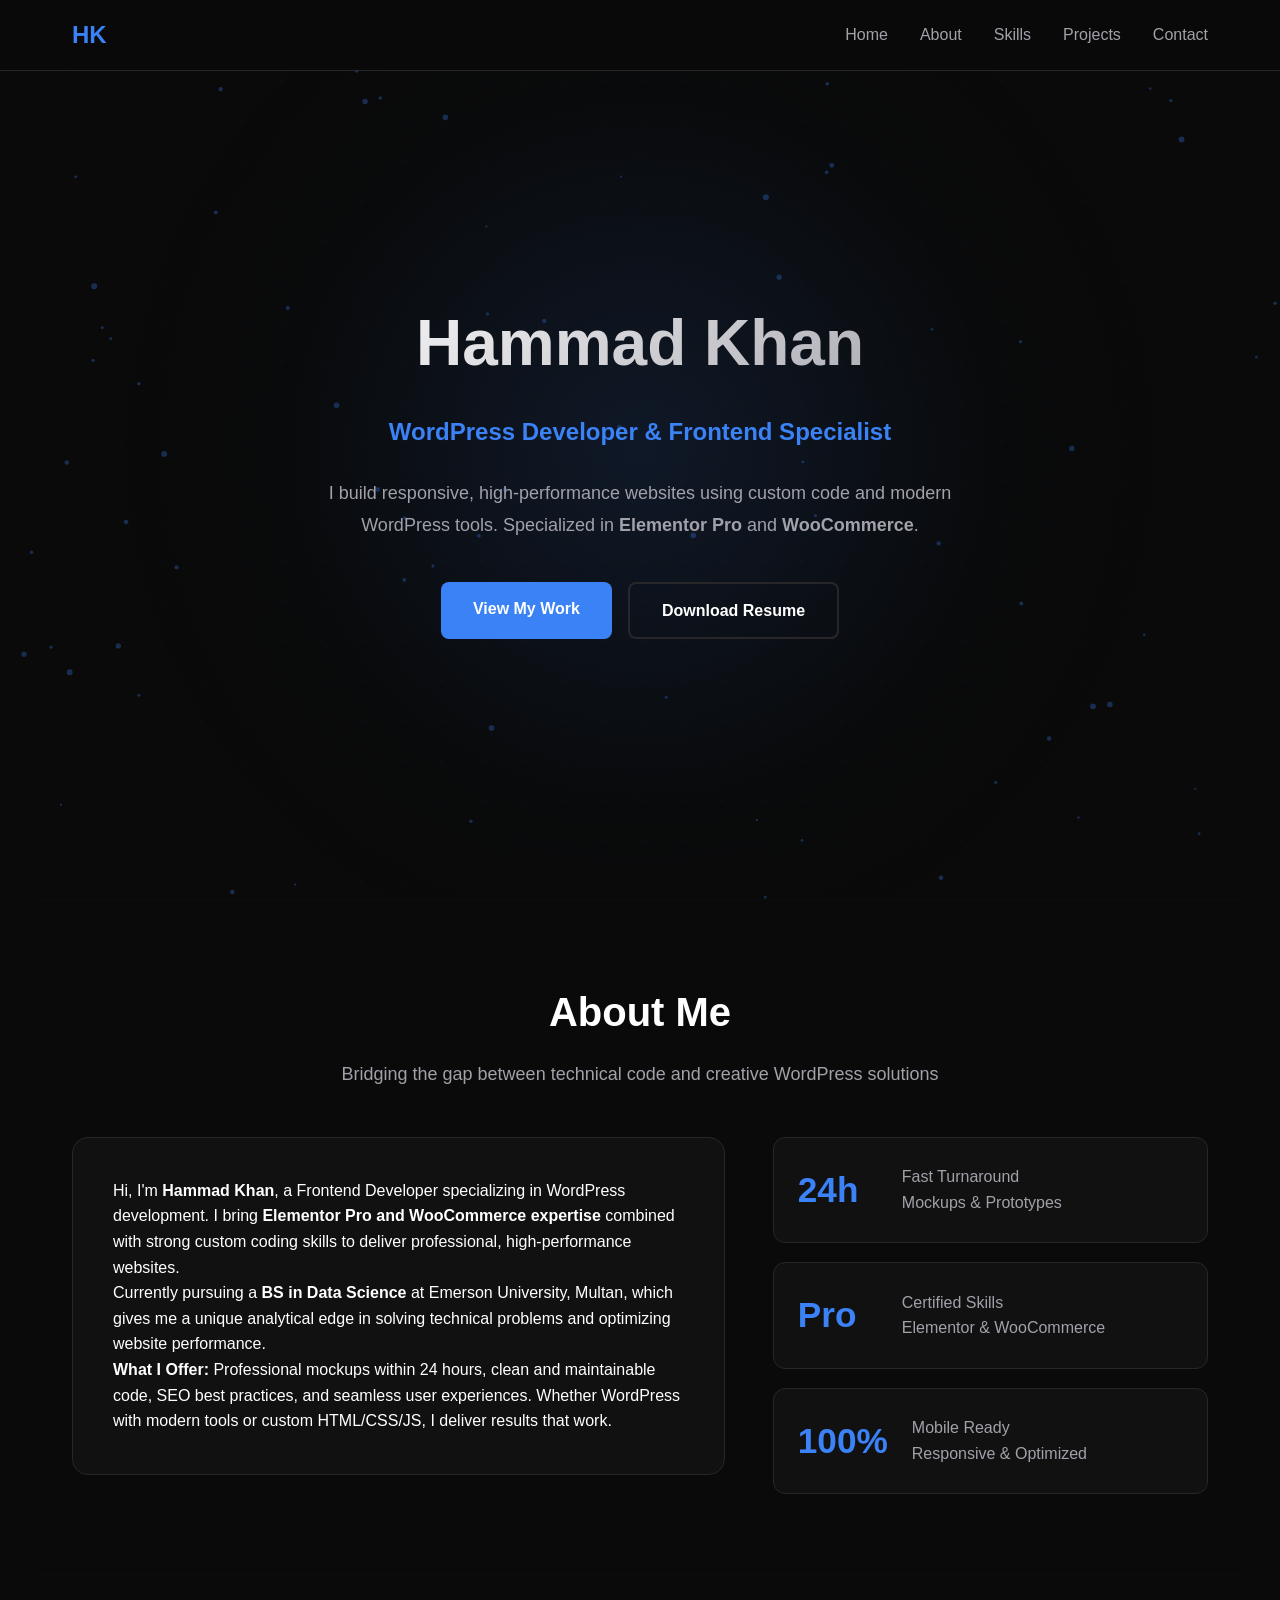
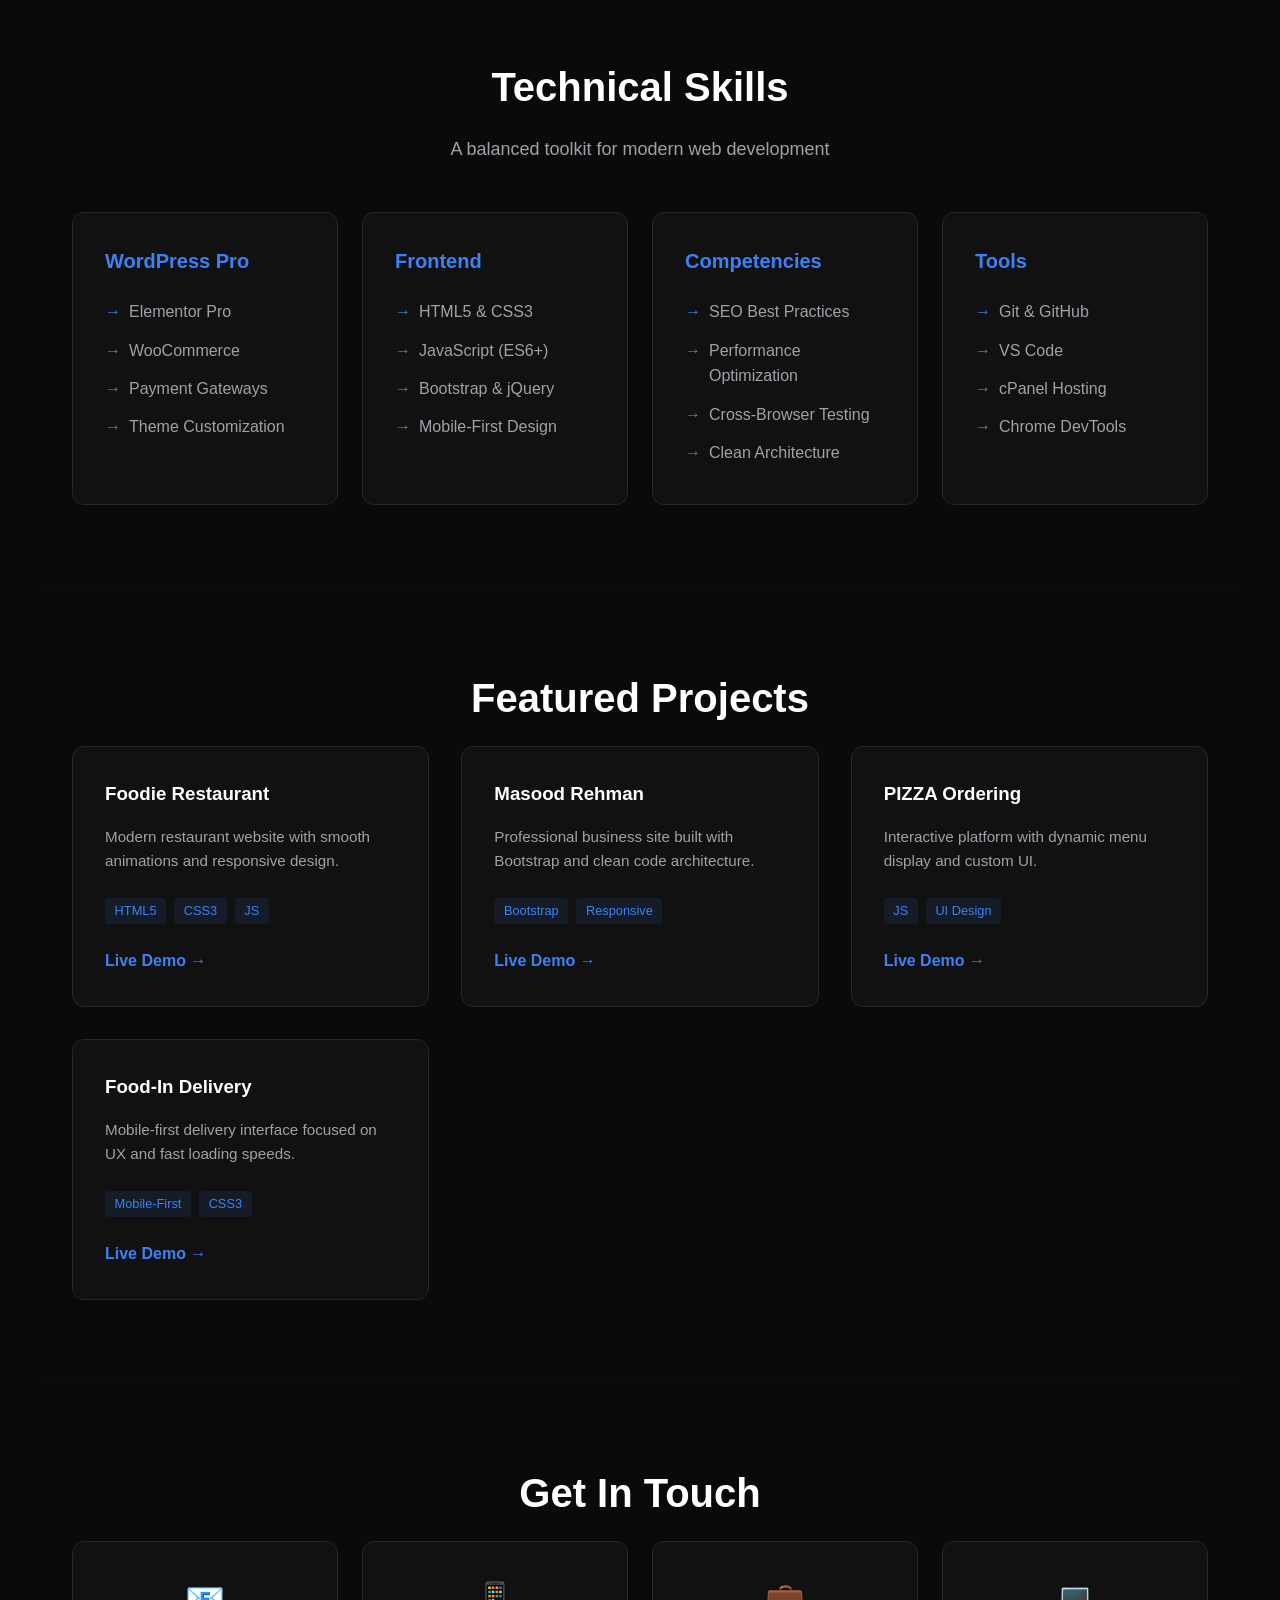
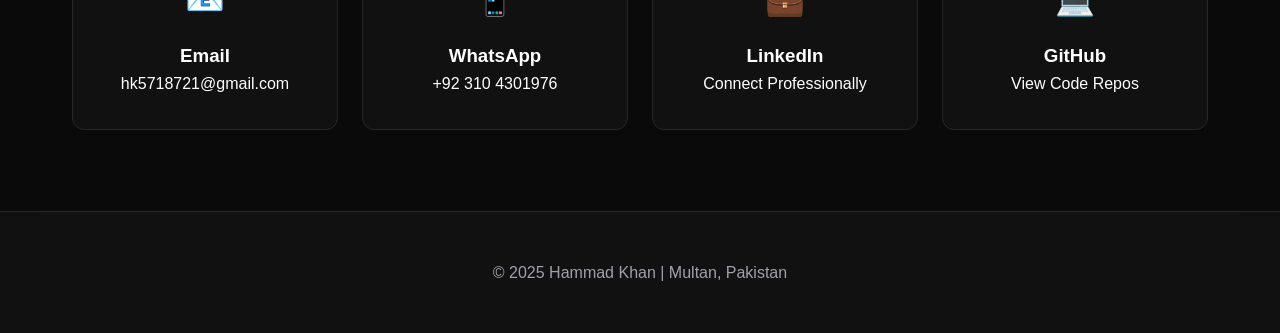
<file: index.html>
<!DOCTYPE html>
<html lang="en">
<head>
    <meta charset="UTF-8">
    <meta name="viewport" content="width=device-width, initial-scale=1.0">
    <title>Hammad Khan | WordPress Developer & Frontend Specialist</title>
    <link rel="stylesheet" href="style.css">
</head>
<body>
    <canvas id="particles-canvas"></canvas>

    <nav>
        <div class="container">
            <div class="logo">HK</div>
            <ul id="navMenu">
                <li><a href="#home">Home</a></li>
                <li><a href="#about">About</a></li>
                <li><a href="#skills">Skills</a></li>
                <li><a href="#projects">Projects</a></li>
                <li><a href="#contact">Contact</a></li>
            </ul>
            <div class="mobile-menu" onclick="toggleMenu()">☰</div>
        </div>
    </nav>

    <section class="hero" id="home">
        <div class="hero-content">
            <h1>Hammad Khan</h1>
            <p class="title">WordPress Developer & Frontend Specialist</p>
            <p>
                I build responsive, high-performance websites using custom code and modern WordPress tools. 
                Specialized in <strong>Elementor Pro</strong> and <strong>WooCommerce</strong>.
            </p>
            <div class="cta-buttons">
                <a href="#projects" class="btn btn-primary">View My Work</a>
                <a href="RESUME (2).pdf" download class="btn btn-secondary">Download Resume</a>
            </div>
        </div>
    </section>

    <section id="about">
        <h2 class="section-title">About Me</h2>
        <p class="section-subtitle">Bridging the gap between technical code and creative WordPress solutions</p>
        
        <div class="about-content fade-in">
            <div class="about-text">
         <p>
            Hi, I'm <strong>Hammad Khan</strong>, a Frontend Developer specializing in WordPress development. I bring <strong>Elementor Pro and WooCommerce expertise</strong> combined with strong custom coding skills to deliver professional, high-performance websites.
        </p>
        <p>
        Currently pursuing a <strong>BS in Data Science</strong> at Emerson University, Multan, which gives me a unique analytical edge in solving technical problems and optimizing website performance.
        </p>
        <p>
        <strong>What I Offer:</strong> Professional mockups within 24 hours, clean and maintainable code, SEO best practices, and seamless user experiences. Whether WordPress with modern tools or custom HTML/CSS/JS, I deliver results that work.
        </p>
            </div>

            <div class="stats">
                <div class="stat-item">
                    <h3>24h</h3>
                    <div>
                        <p class="stat-bold">Fast Turnaround</p>
                        <p>Mockups & Prototypes</p>
                    </div>
                </div>
                <div class="stat-item">
                    <h3>Pro</h3>
                    <div>
                        <p class="stat-bold">Certified Skills</p>
                        <p>Elementor & WooCommerce</p>
                    </div>
                </div>
                <div class="stat-item">
                    <h3>100%</h3>
                    <div>
                        <p class="stat-bold">Mobile Ready</p>
                        <p>Responsive & Optimized</p>
                    </div>
                </div>
            </div>
        </div>
    </section>

    <section id="skills">
        <h2 class="section-title">Technical Skills</h2>
        <p class="section-subtitle">A balanced toolkit for modern web development</p>
        
        <div class="skills-grid fade-in">
            <div class="skill-card">
                <h3>WordPress Pro</h3>
                <ul>
                    <li>Elementor Pro</li>
                    <li>WooCommerce</li>
                    <li>Payment Gateways</li>
                    <li>Theme Customization</li>
                </ul>
            </div>
            <div class="skill-card">
                <h3>Frontend</h3>
                <ul>
                    <li>HTML5 & CSS3</li>
                    <li>JavaScript (ES6+)</li>
                    <li>Bootstrap & jQuery</li>
                    <li>Mobile-First Design</li>
                </ul>
            </div>
            <div class="skill-card">
                <h3>Competencies</h3>
                <ul>
                    <li>SEO Best Practices</li>
                    <li>Performance Optimization</li>
                    <li>Cross-Browser Testing</li>
                    <li>Clean Architecture</li>
                </ul>
            </div>
            <div class="skill-card">
                <h3>Tools</h3>
                <ul>
                    <li>Git & GitHub</li>
                    <li>VS Code</li>
                    <li>cPanel Hosting</li>
                    <li>Chrome DevTools</li>
                </ul>
            </div>
        </div>
    </section>

    <section id="projects">
        <h2 class="section-title">Featured Projects</h2>
        <div class="projects-grid fade-in">
            <div class="project-card">
                <div class="project-content">
                    <h3>Foodie Restaurant</h3>
                    <p>Modern restaurant website with smooth animations and responsive design.</p>
                    <div class="project-tags">
                        <span class="tag">HTML5</span><span class="tag">CSS3</span><span class="tag">JS</span>
                    </div>
                    <a href="https://hammadkhan-hub.github.io/Foodie/" target="_blank" class="project-link">Live Demo →</a>
                </div>
            </div>
            <div class="project-card">
                <div class="project-content">
                    <h3>Masood Rehman</h3>
                    <p>Professional business site built with Bootstrap and clean code architecture.</p>
                    <div class="project-tags">
                        <span class="tag">Bootstrap</span><span class="tag">Responsive</span>
                    </div>
                    <a href="http://masoodrehman.site/" target="_blank" class="project-link">Live Demo →</a>
                </div>
            </div>
            <div class="project-card">
                <div class="project-content">
                    <h3>PIZZA Ordering</h3>
                    <p>Interactive platform with dynamic menu display and custom UI.</p>
                    <div class="project-tags">
                        <span class="tag">JS</span><span class="tag">UI Design</span>
                    </div>
                    <a href="https://hammadkhan-hub.github.io/PIZZA/" target="_blank" class="project-link">Live Demo →</a>
                </div>
            </div>
            <div class="project-card">
                <div class="project-content">
                    <h3>Food-In Delivery</h3>
                    <p>Mobile-first delivery interface focused on UX and fast loading speeds.</p>
                    <div class="project-tags">
                        <span class="tag">Mobile-First</span><span class="tag">CSS3</span>
                    </div>
                    <a href="https://hammadkhan-hub.github.io/Food-In/" target="_blank" class="project-link">Live Demo →</a>
                </div>
            </div>
        </div>
    </section>

    <section id="contact">
        <h2 class="section-title">Get In Touch</h2>
        <div class="contact-grid fade-in">
            <a href="mailto:hk5718721@gmail.com" class="contact-card-link">
                <div class="contact-card">
                    <div class="contact-icon">📧</div>
                    <h3>Email</h3>
                    <span>hk5718721@gmail.com</span>
                </div>
            </a>
            <a href="https://wa.me/+923104301976" target="_blank" class="contact-card-link">
                <div class="contact-card">
                    <div class="contact-icon">📱</div>
                    <h3>WhatsApp</h3>
                    <span>+92 310 4301976</span>
                </div>
            </a>
            <a href="https://www.linkedin.com/in/hammad-khan-9062792b7/" target="_blank" class="contact-card-link">
                <div class="contact-card">
                    <div class="contact-icon">💼</div>
                    <h3>LinkedIn</h3>
                    <span>Connect Professionally</span>
                </div>
            </a>
            <a href="https://github.com/HammadKhan-hub" target="_blank" class="contact-card-link">
                <div class="contact-card">
                    <div class="contact-icon">💻</div>
                    <h3>GitHub</h3>
                    <span>View Code Repos</span>
                </div>
            </a>

        </div>
    </section>

    <footer>
        <p>&copy; 2025 Hammad Khan | Multan, Pakistan</p>
    </footer>

    <script src="script.js"></script>
</body>
</html>
</file>
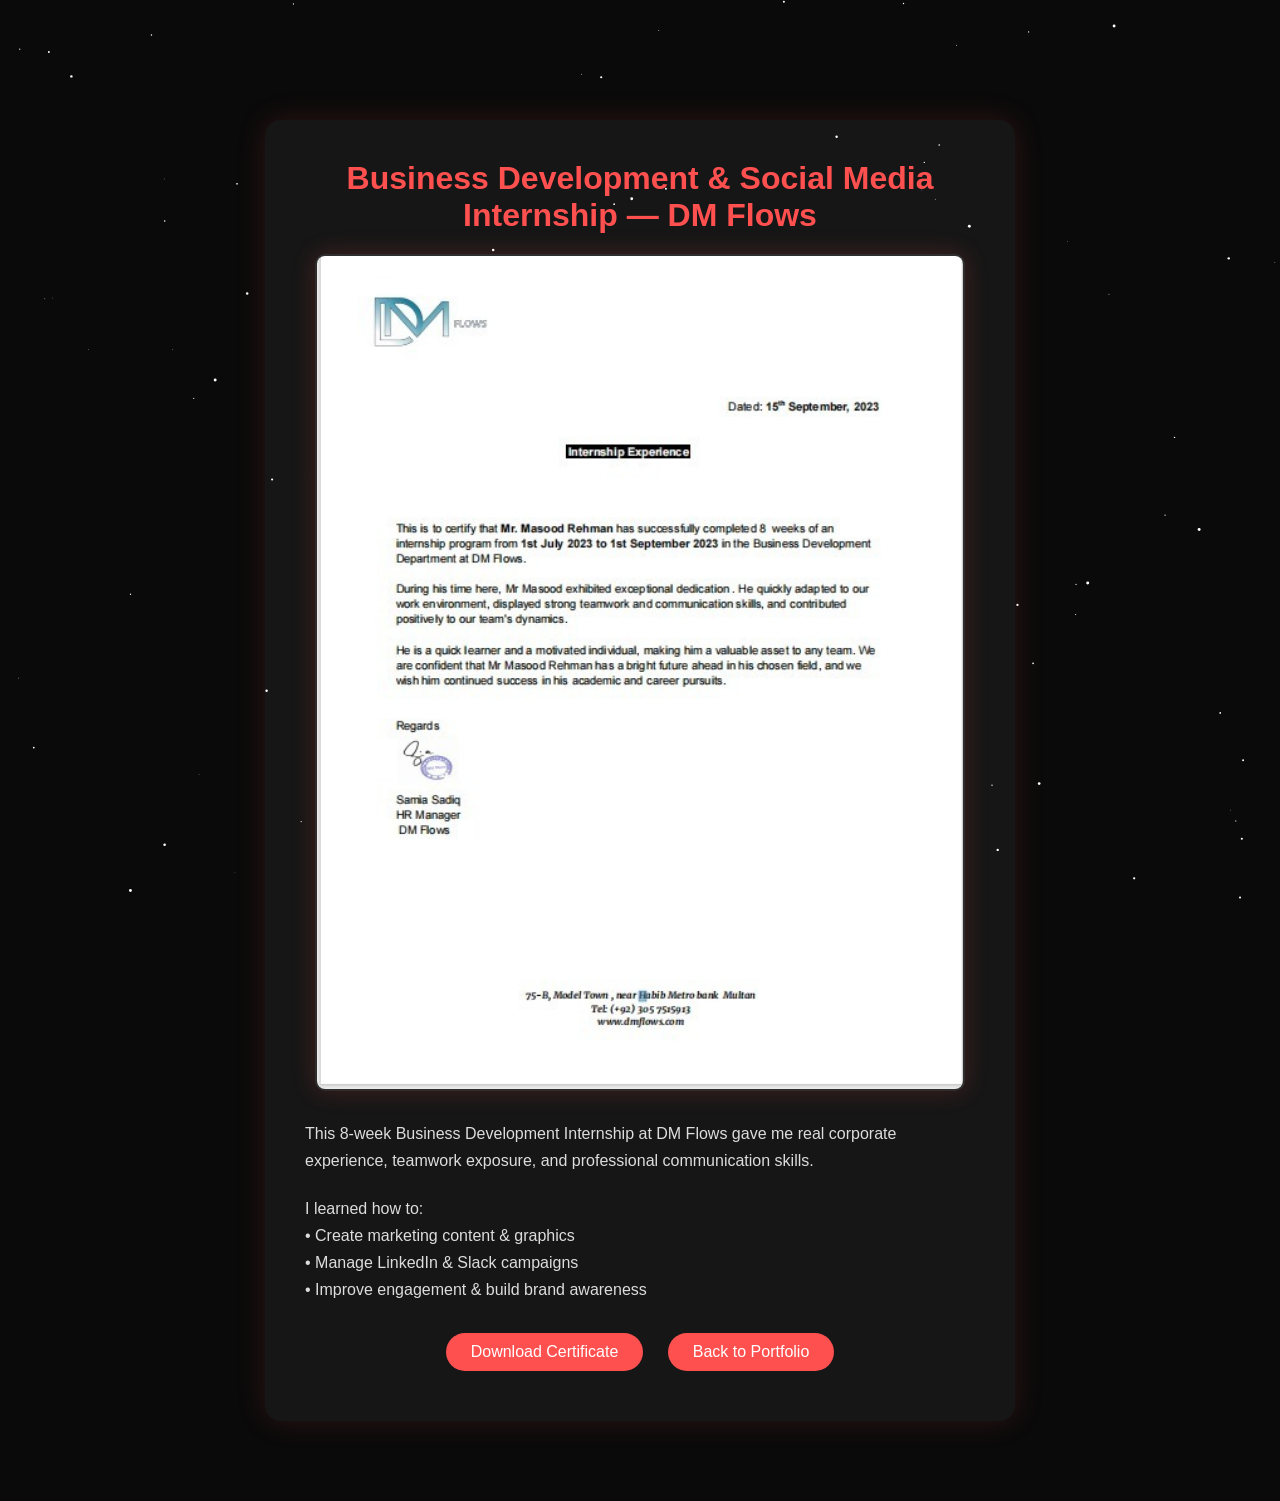
<file: portfolio.P/cert1/index.html>
<!DOCTYPE html>
<html lang="en">
<head>
  <meta charset="UTF-8" />
  <meta name="viewport" content="width=device-width, initial-scale=1.0" />
  <title>DM Flows Internship Certificate</title>
  <link rel="stylesheet" href="style.css" />
</head>
<body>
  <canvas id="bgCanvas"></canvas>

  <div class="certificate-container fade-in">
    <h1>Business Development & Social Media Internship — DM Flows</h1>
    <img src="certificate1.jpg" alt="DM Flows Internship Certificate" class="certificate-img">

    <p>
      This 8-week Business Development Internship at DM Flows gave me real corporate experience, teamwork exposure, and professional communication skills.
    </p>

    <p>
      I learned how to:<br>
      • Create marketing content & graphics<br>
      • Manage LinkedIn & Slack campaigns<br>
      • Improve engagement & build brand awareness
    </p>

    <a href="certificate1.jpg" download class="btn">Download Certificate</a>
    <a href="../index.html" class="btn">Back to Portfolio</a>
  </div>

  <script src="script.js"></script>
</body>
</html>
</file>
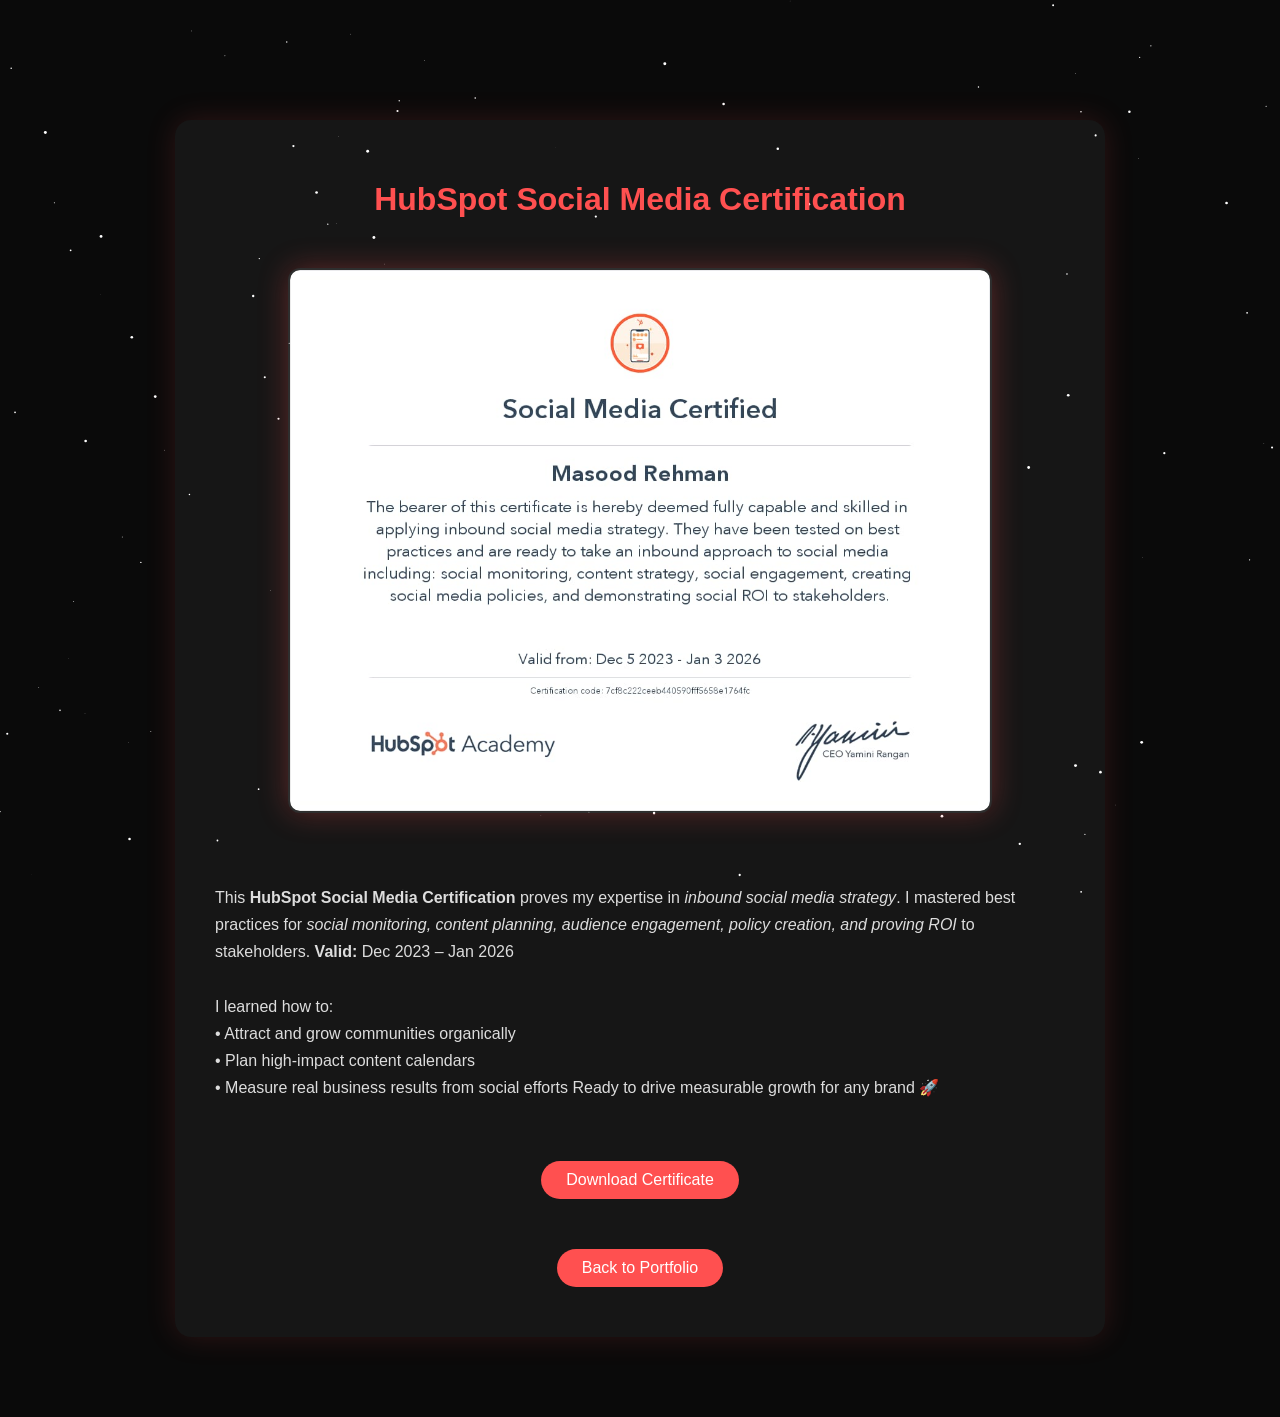
<file: portfolio.P/cert2/index.html>
<!DOCTYPE html>
<html lang="en">
<head>
  <meta charset="UTF-8">
  <meta name="viewport" content="width=device-width, initial-scale=1.0">
  <title>HubSpot Social Media Certificate</title>
  <link rel="stylesheet" href="style.css">
</head>
<body>
  <canvas id="bgCanvas"></canvas>

  <div class="certificate-container fade-in">
    <h1>HubSpot Social Media Certification</h1>
    <img src="certificate2.jpg" alt="HubSpot Social Media Certificate" class="certificate-img">

    <p>
      This <strong>HubSpot Social Media Certification</strong> proves my expertise in <em>inbound social media strategy</em>.  
      I mastered best practices for <em>social monitoring, content planning, audience engagement, policy creation, and proving ROI</em> to stakeholders.
      <strong>Valid:</strong> Dec 2023 – Jan 2026
    <br><br>
      I learned how to:<br>
      • Attract and grow communities organically<br>
      • Plan high-impact content calendars<br>
      • Measure real business results from social efforts
    
      Ready to drive measurable growth for any brand 🚀
    </p>

    <a href="certificate2.jpg" download class="btn">Download Certificate</a>
    <a href="../index.html" class="btn">Back to Portfolio</a>
  </div>

  <script src="script.js"></script>
</body>
</html>
</file>
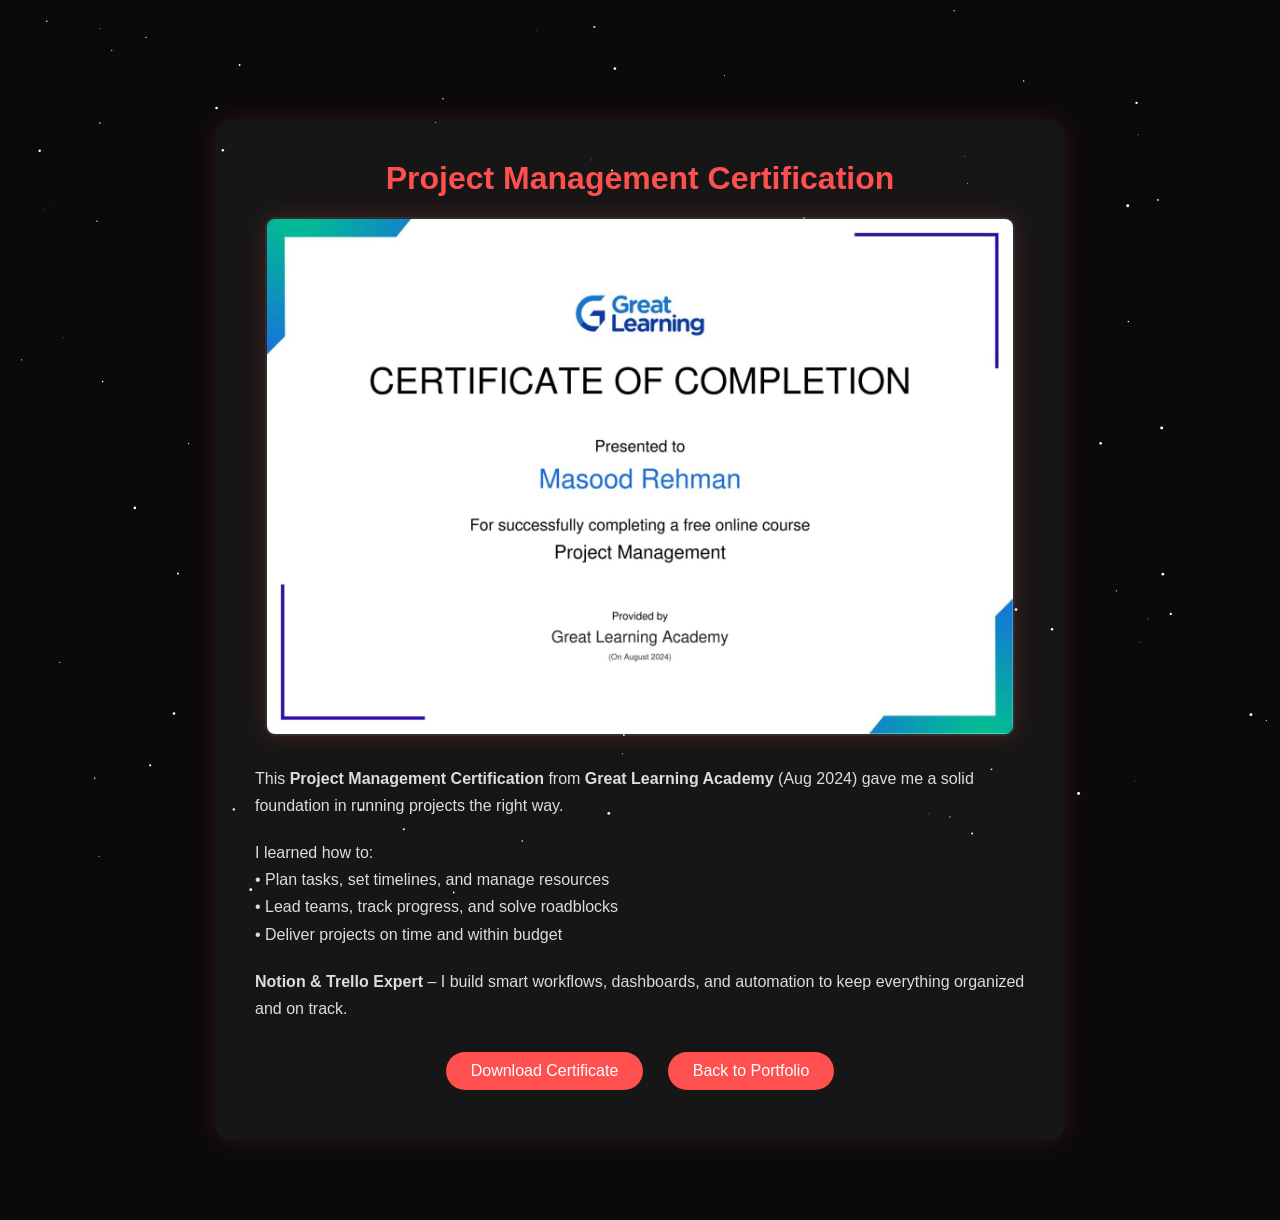
<file: portfolio.P/cert3/index.html>
<!DOCTYPE html>
<html lang="en">
<head>
  <meta charset="UTF-8">
  <meta name="viewport" content="width=device-width, initial-scale=1.0">
  <title>Project Management Certificate</title>
  <link rel="stylesheet" href="style.css">
</head>
<body>
  <canvas id="bgCanvas"></canvas>

  <div class="certificate-container fade-in">
    <h1>Project Management Certification</h1>
    <img src="certificate3.jpg" alt="Project Management Certificate" class="certificate-img">

    <p>
      This <b>Project Management Certification</b> from <b>Great Learning Academy</b> (Aug 2024)
      gave me a solid foundation in running projects the right way.
    </p>
    <p>
      I learned how to:<br>
      • Plan tasks, set timelines, and manage resources<br>
      • Lead teams, track progress, and solve roadblocks<br>
      • Deliver projects on time and within budget
    </p>
    <p>
      <b>Notion & Trello Expert</b> – I build smart workflows, dashboards, and automation to keep
      everything organized and on track.
    </p>
    <a href="certificate3.jpg" download class="btn">Download Certificate</a>
    <a href="../index.html" class="btn">Back to Portfolio</a>
  </div>

  <script src="script.js"></script>
</body>
</html>
</file>
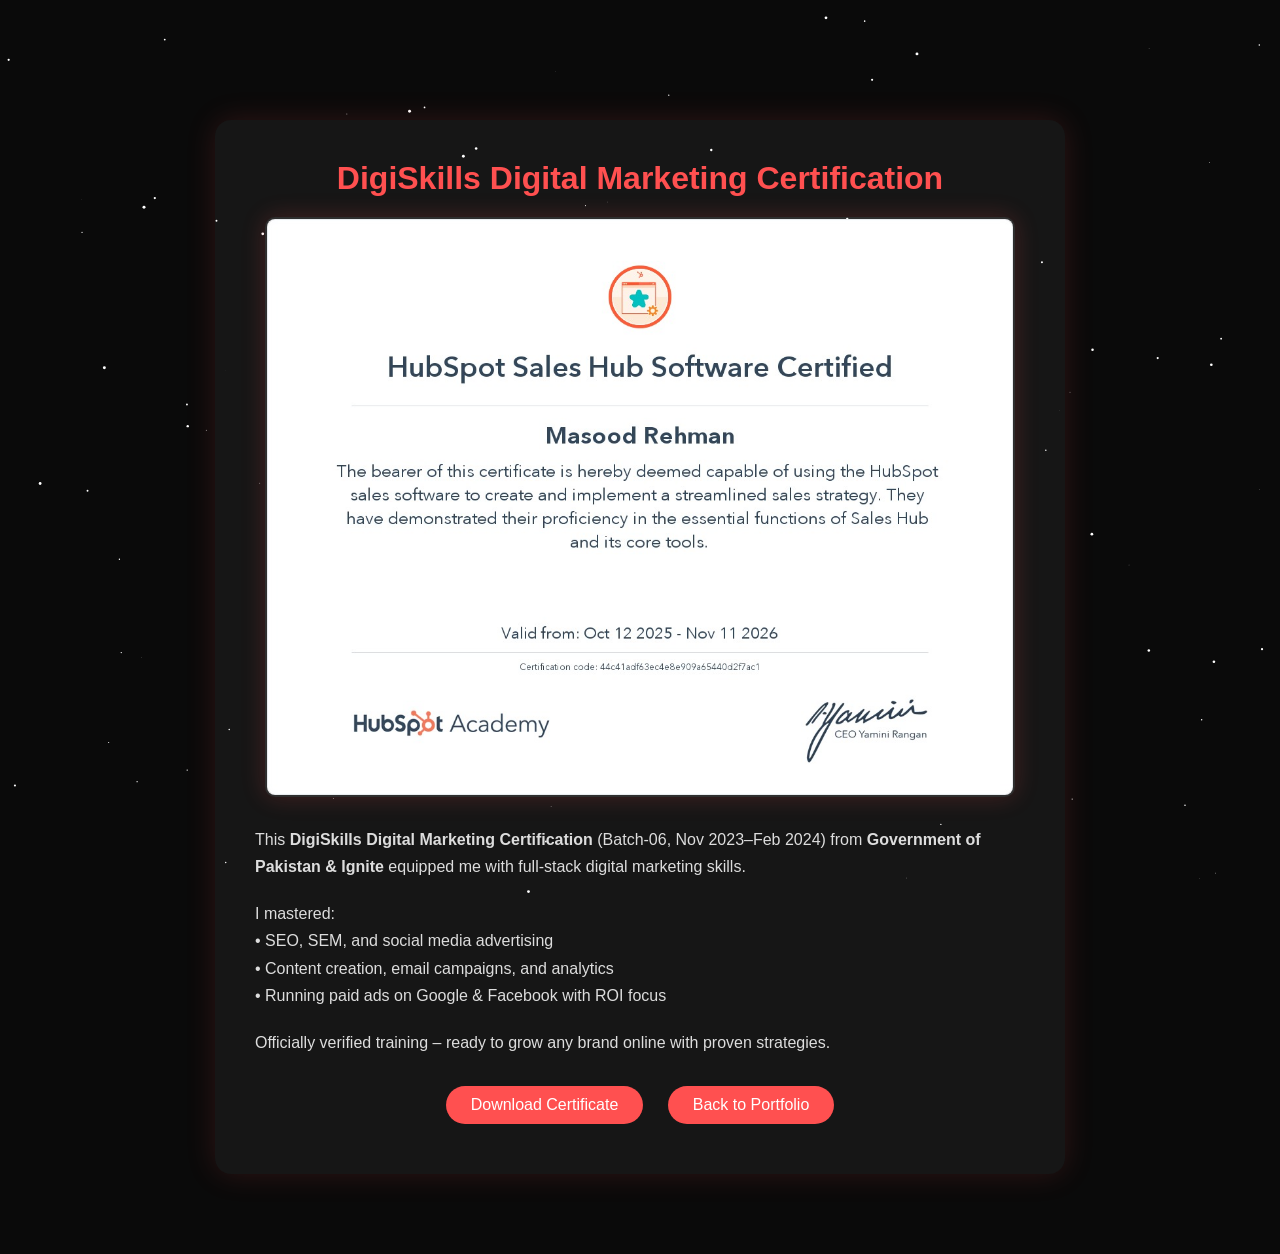
<file: portfolio.P/cert4/index.html>
<!DOCTYPE html>
<html lang="en">
<head>
  <meta charset="UTF-8" />
  <meta name="viewport" content="width=device-width, initial-scale=1.0" />
  <title>Certified Digital Marketing Professional</title>
  <link rel="stylesheet" href="style.css" />
</head>
<body>
  <canvas id="bgCanvas"></canvas>

  <div class="certificate-container fade-in">
    <h1>DigiSkills Digital Marketing Certification</h1>
    <img src="certificate4.jpg" alt="DigiSkills Digital Marketing Certificate" class="certificate-img">

    <p>
      This <strong>DigiSkills Digital Marketing Certification</strong> (Batch-06, Nov 2023–Feb 2024) from <strong>Government of Pakistan & Ignite</strong> equipped me with full-stack digital marketing skills.
    </p>

    <p>
      I mastered:<br>
      • SEO, SEM, and social media advertising<br>
      • Content creation, email campaigns, and analytics<br>
      • Running paid ads on Google & Facebook with ROI focus
    </p>

    <p>
      Officially verified training – ready to grow any brand online with proven strategies.
    </p>

    <a href="certificate4.jpg" download class="btn">Download Certificate</a>
    <a href="../index.html" class="btn">Back to Portfolio</a>
  </div>

  <script src="script.js"></script>
</body>
</html>
</file>
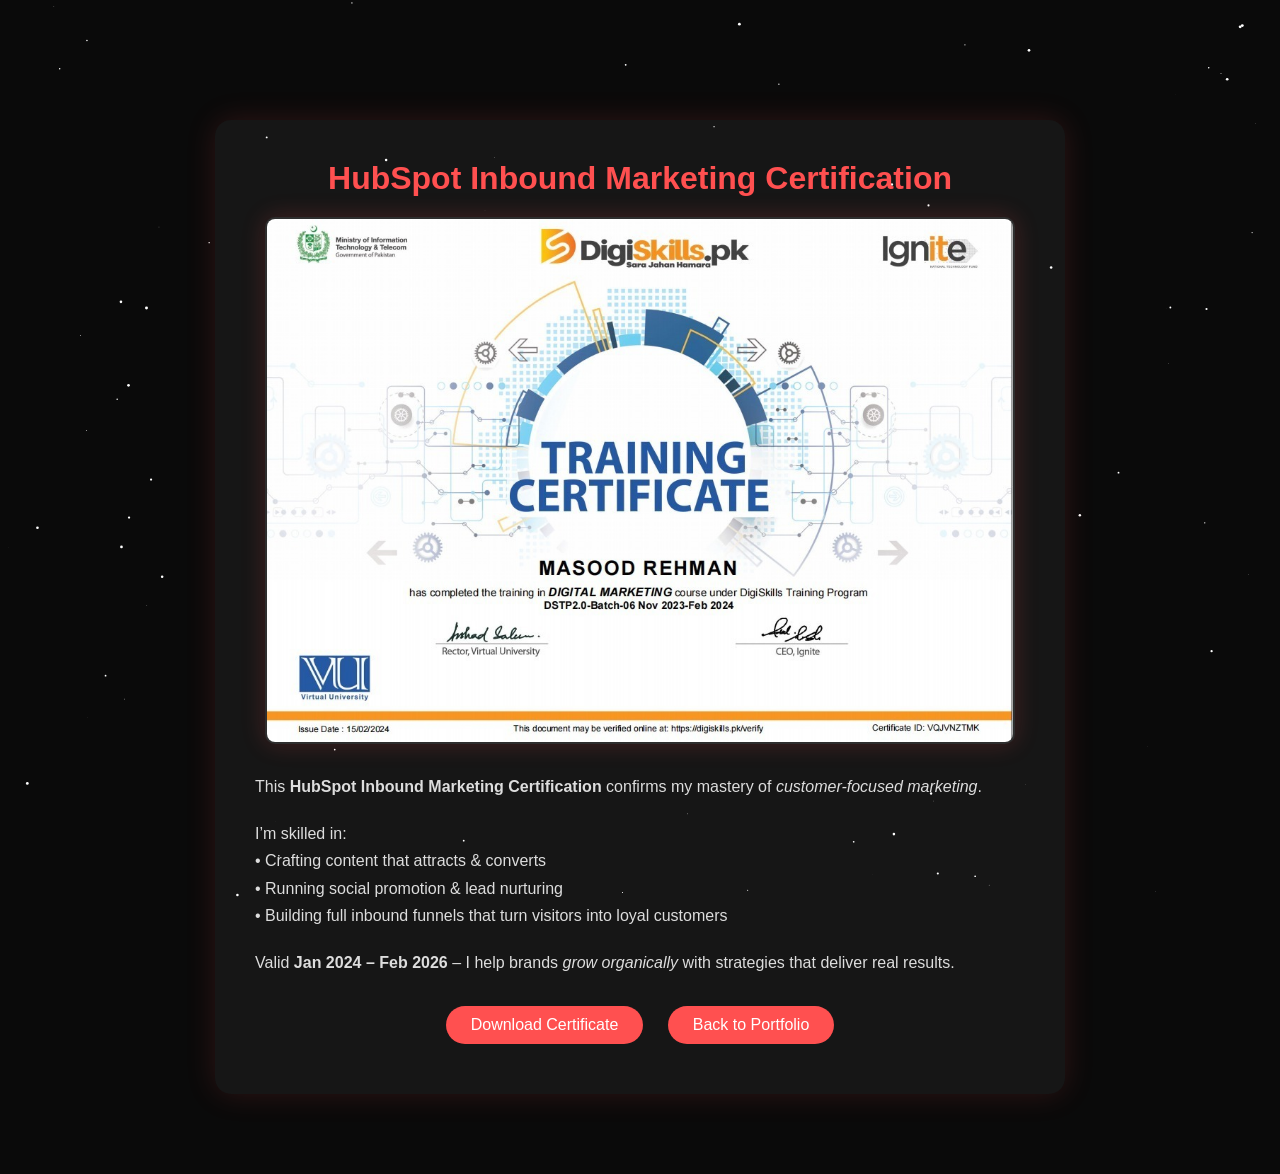
<file: portfolio.P/cert5/index.html>
<!DOCTYPE html>
<html lang="en">
<head>
  <meta charset="UTF-8" />
  <meta name="viewport" content="width=device-width, initial-scale=1.0" />
  <title>HubSpot Inbound Marketing Certificate</title>
  <link rel="stylesheet" href="style.css" />
</head>
<body>
  <canvas id="bgCanvas"></canvas>

  <div class="certificate-container fade-in">
    <h1>HubSpot Inbound Marketing Certification</h1>
    <img src="certificate5.jpg" alt="HubSpot Inbound Marketing Certificate" class="certificate-img">

    <p>
      This <strong>HubSpot Inbound Marketing Certification</strong> confirms my mastery of <em>customer-focused marketing</em>.
    </p>

    <p>
      I’m skilled in:<br>
      • Crafting content that attracts & converts<br>
      • Running social promotion & lead nurturing<br>
      • Building full inbound funnels that turn visitors into loyal customers
    </p>

    <p>
      Valid <strong>Jan 2024 – Feb 2026</strong> – I help brands <em>grow organically</em> with strategies that deliver real results.
    </p>

    <a href="certificate5.jpg" download class="btn">Download Certificate</a>
    <a href="../index.html" class="btn">Back to Portfolio</a>
  </div>

  <script src="script.js"></script>
</body>
</html>
</file>
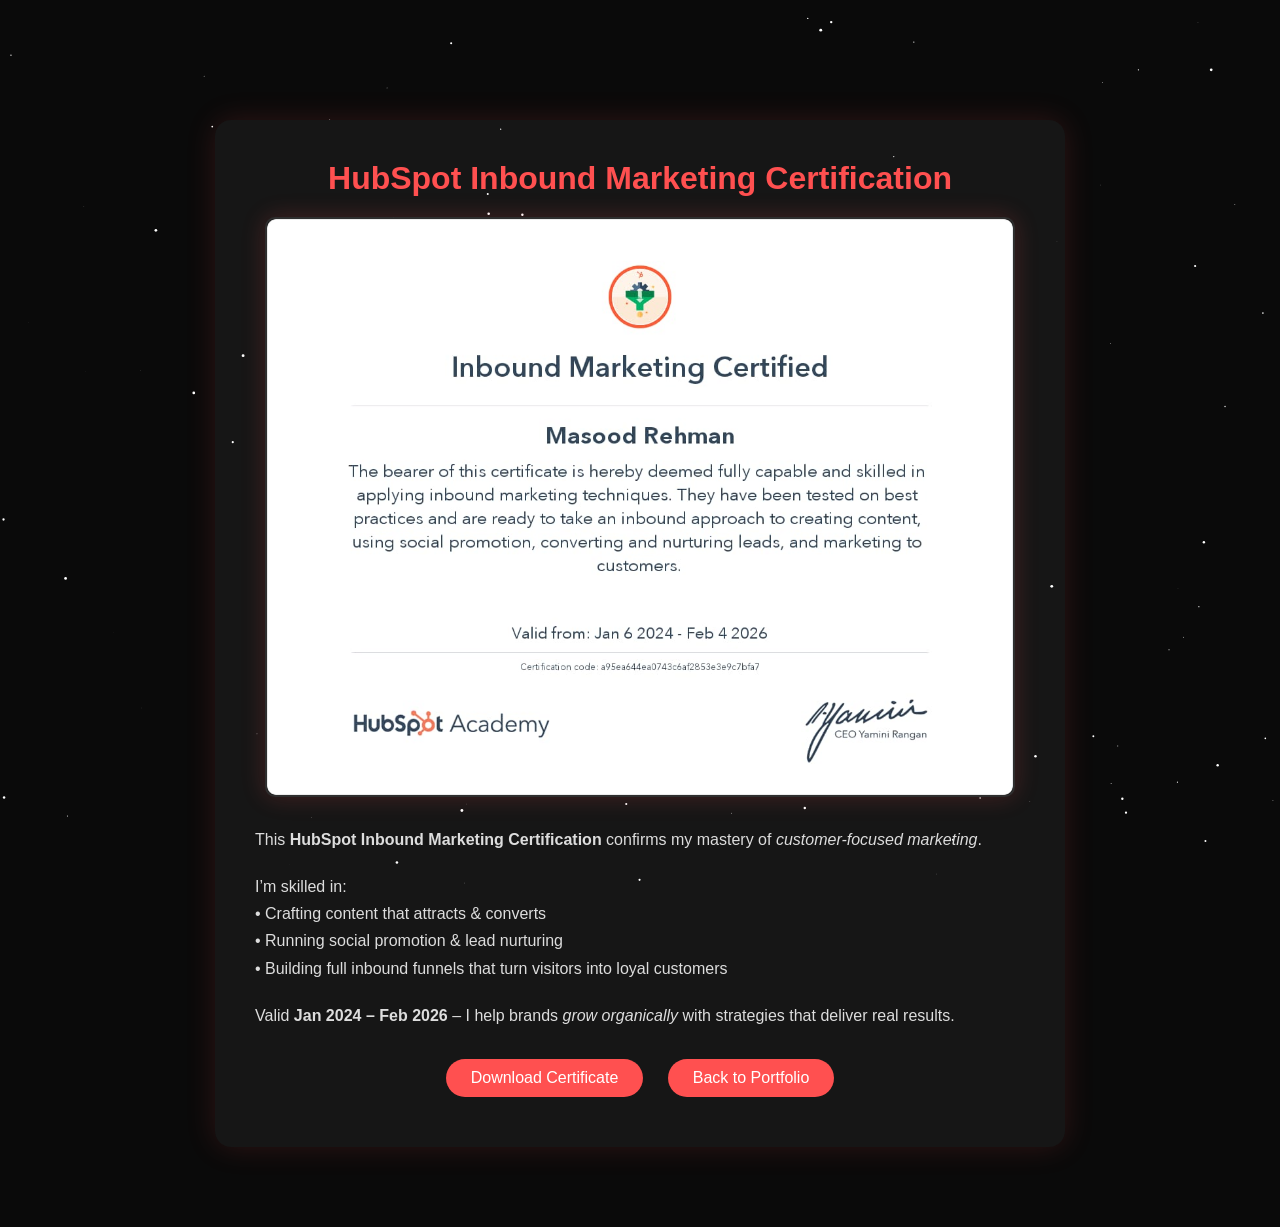
<file: portfolio.P/cert6/index.html>
<!DOCTYPE html>
<html lang="en">
<head>
  <meta charset="UTF-8" />
  <meta name="viewport" content="width=device-width, initial-scale=1.0" />
  <title>HubSpot Inbound Marketing Certificate</title>
  <link rel="stylesheet" href="style.css" />
</head>
<body>
  <canvas id="bgCanvas"></canvas>

  <div class="certificate-container fade-in">
    <h1>HubSpot Inbound Marketing Certification</h1>
    <img src="certificate6.jpg" alt="HubSpot Inbound Marketing Certificate" class="certificate-img">

    <p>
      This <strong>HubSpot Inbound Marketing Certification</strong> confirms my mastery of <em>customer-focused marketing</em>.
    </p>

    <p>
      I’m skilled in:<br>
      • Crafting content that attracts & converts<br>
      • Running social promotion & lead nurturing<br>
      • Building full inbound funnels that turn visitors into loyal customers
    </p>

    <p>
      Valid <strong>Jan 2024 – Feb 2026</strong> – I help brands <em>grow organically</em> with strategies that deliver real results.
    </p>

    <a href="certificate6.jpg" download class="btn">Download Certificate</a>
    <a href="../index.html" class="btn">Back to Portfolio</a>
  </div>

  <script src="script.js"></script>
</body>
</html>
</file>
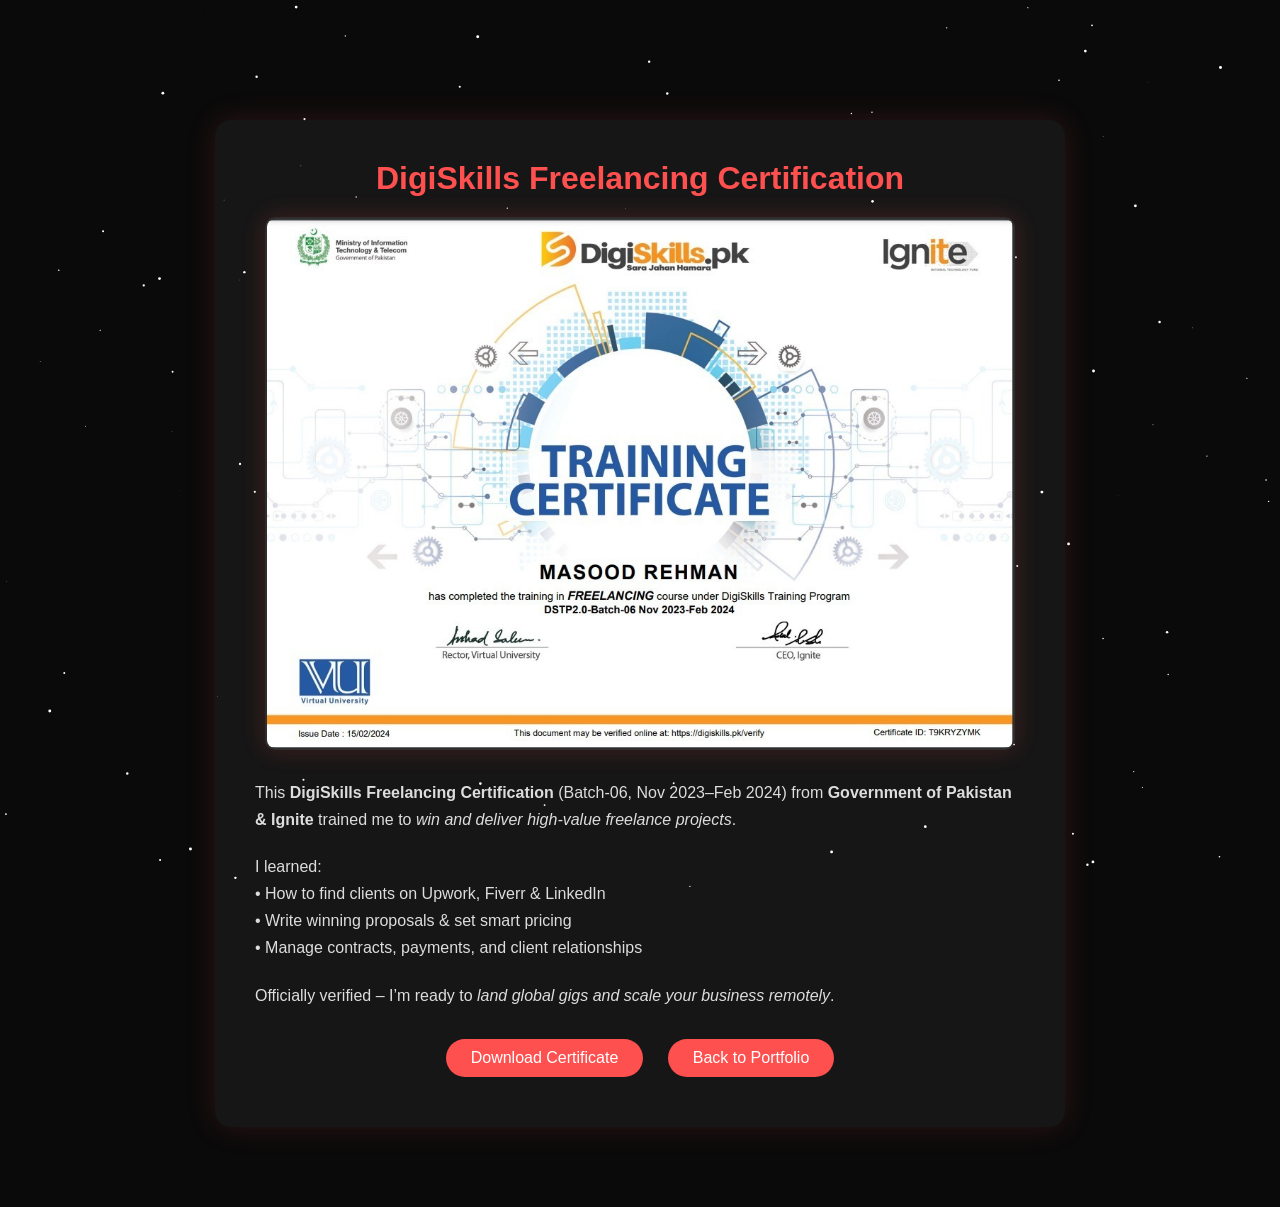
<file: portfolio.P/cert7/index.html>
<!DOCTYPE html>
<html lang="en">
<head>
  <meta charset="UTF-8" />
  <meta name="viewport" content="width=device-width, initial-scale=1.0" />
  <title>DigiSkills Freelancing Certificate</title>
  <link rel="stylesheet" href="style.css" />
</head>
<body>
  <canvas id="bgCanvas"></canvas>

  <div class="certificate-container fade-in">
    <h1>DigiSkills Freelancing Certification</h1>
    <img src="certificate7.jpg" alt="DigiSkills Freelancing Certificate" class="certificate-img">

    <p>
      This <strong>DigiSkills Freelancing Certification</strong> (Batch-06, Nov 2023–Feb 2024) from <strong>Government of Pakistan & Ignite</strong> trained me to <em>win and deliver high-value freelance projects</em>.
    </p>

    <p>
      I learned:<br>
      • How to find clients on Upwork, Fiverr & LinkedIn<br>
      • Write winning proposals & set smart pricing<br>
      • Manage contracts, payments, and client relationships
    </p>

    <p>
      Officially verified – I’m ready to <em>land global gigs and scale your business remotely</em>.
    </p>

    <a href="certificate7.jpg" download class="btn">Download Certificate</a>
    <a href="../index.html" class="btn">Back to Portfolio</a>
  </div>

  <script src="script.js"></script>
</body>
</html>
</file>
<file: style.css>
* {
    margin: 0;
    padding: 0;
    box-sizing: border-box;
}

:root {
    --bg-dark: #0a0a0a;
    --bg-card: #111111;
    --bg-hover: #1a1a1a;
    --accent: #3b82f6;
    --accent-hover: #2563eb;
    --text-primary: #ffffff;
    --text-secondary: #a1a1aa;
    --border: #27272a;
}

body {
    font-family: -apple-system, BlinkMacSystemFont, 'Segoe UI', Roboto, 'Helvetica Neue', Arial, sans-serif;
    background: var(--bg-dark);
    color: var(--text-primary);
    line-height: 1.6;
    overflow-x: hidden;
    background-image: 
        radial-gradient(circle at 2px 2px, rgba(59, 130, 246, 0.05) 1px, transparent 0);
    background-size: 40px 40px; 
    background-attachment: fixed; 
}

body::before {
    content: "";
    position: fixed;
    top: 0;
    left: 0;
    width: 100%;
    height: 100%;
    background: radial-gradient(circle at 50% 50%, rgba(59, 130, 246, 0.03) 0%, transparent 70%);
    pointer-events: none;
    z-index: -1;
    animation: pulseBg 10s infinite alternate;
}

@keyframes pulseBg {
    0% { transform: scale(1) translate(0, 0); }
    100% { transform: scale(1.2) translate(5%, 5%); }
}

section {
    position: relative;
    padding: 5rem 2rem;
    max-width: 1200px;
    margin: 0 auto;
    border-bottom: 1px solid rgba(59, 130, 246, 0.03); 
}

nav {
    position: fixed;
    top: 0;
    width: 100%;
    background: rgba(10, 10, 10, 0.95);
    backdrop-filter: blur(10px);
    border-bottom: 1px solid var(--border);
    padding: 1rem 0;
    z-index: 1000;
}

nav .container {
    max-width: 1200px;
    margin: 0 auto;
    padding: 0 2rem;
    display: flex;
    justify-content: space-between;
    align-items: center;
}

nav .logo {
    font-size: 1.5rem;
    font-weight: 700;
    color: var(--accent);
}

nav ul {
    display: flex;
    list-style: none;
    gap: 2rem;
}

nav ul li a {
    color: var(--text-secondary);
    text-decoration: none;
    font-weight: 500;
    transition: all 0.3s ease;
    position: relative;
    padding: 5px 0;
}

nav ul li a:hover, nav ul li a.active {
    color: var(--accent);
}

.mobile-menu {
    display: none;
    font-size: 1.5rem;
    cursor: pointer;
    color: var(--text-primary);
}

nav ul li a::after {
    content: '';
    position: absolute;
    width: 0;
    height: 2px;
    bottom: 0;
    left: 0;
    background-color: var(--accent);
    transition: width 0.3s ease;
}

nav ul li a:hover::after {
    width: 100%;
}

.hero {
    min-height: 100vh;
    display: flex;
    align-items: center;
    justify-content: center;
    padding: 6rem 2rem 4rem;
    position: relative;
    overflow: hidden;
}

.hero::before {
    content: '';
    position: absolute;
    top: 0;
    left: 0;
    width: 100%;
    height: 100%;
    background: radial-gradient(circle at 50% 50%, rgba(59, 130, 246, 0.1) 0%, transparent 50%);
    pointer-events: none;
}


#particles-canvas {
    position: fixed; 
    top: 0;
    left: 0;
    width: 100%;
    height: 100%;
    z-index: -1; 
    pointer-events: none;
}
.hero-content {
    max-width: 1200px;
    margin: 0 auto;
    text-align: center;
    position: relative;
    z-index: 1;
}

.hero h1 {
    font-size: 4rem;
    font-weight: 700;
    margin-bottom: 1rem;
    background: linear-gradient(135deg, #ffffff 0%, #a1a1aa 100%);
    -webkit-background-clip: text;
    -webkit-text-fill-color: transparent;
    background-clip: text;
}

.hero .title {
    font-size: 1.5rem;
    color: var(--accent);
    margin-bottom: 1.5rem;
    font-weight: 600;
}

.hero p {
    font-size: 1.125rem;
    color: var(--text-secondary);
    max-width: 700px;
    margin: 0 auto 2.5rem;
    line-height: 1.8;
}


.cta-buttons {
    display: flex;
    gap: 1rem;
    justify-content: center;
    flex-wrap: wrap;
}

.btn {
    padding: 0.875rem 2rem;
    border-radius: 0.5rem;
    font-weight: 600;
    text-decoration: none;
    transition: all 0.3s;
    cursor: pointer;
    border: none;
    font-size: 1rem;
    display: inline-block;
}

.btn-primary {
    background: var(--accent);
    color: white;
}

.btn-primary:hover {
    background: var(--accent-hover);
    transform: translateY(-2px);
}

.btn-secondary {
    background: transparent;
    color: var(--text-primary);
    border: 2px solid var(--border);
}

.btn-secondary:hover {
    border-color: var(--accent);
    color: var(--accent);
}


section {
    padding: 5rem 2rem;
    max-width: 1200px;
    margin: 0 auto;
}

.section-title {
    font-size: 2.5rem;
    font-weight: 700;
    margin-bottom: 1rem;
    text-align: center;
}

.section-subtitle {
    color: var(--text-secondary);
    text-align: center;
    margin-bottom: 3rem;
    font-size: 1.125rem;
}

.about-content {
    display: grid;
    grid-template-columns: 1.2fr 0.8fr;
    gap: 3rem;
    align-items: start;
}

.about-text {
    background: var(--bg-card);
    padding: 2.5rem;
    border-radius: 1rem;
    border: 1px solid var(--border);
    position: relative;
}

.stats {
    display: grid;
    grid-template-columns: 1fr; 
    gap: 1.2rem;
}

.stat-item {
    text-align: left;
    padding: 1.5rem;
    background: var(--bg-card);
    border: 1px solid var(--border);
    border-radius: 0.75rem;
    transition: all 0.4s cubic-bezier(0.175, 0.885, 0.32, 1.275);
    display: flex;
    align-items: center;
    gap: 1.5rem;
    cursor: default;
}


.stat-item:hover {
    transform: translateX(-10px) scale(1.02); 
    border-color: var(--accent);
    background: rgba(59, 130, 246, 0.05); 
    box-shadow: 0 10px 30px rgba(0, 0, 0, 0.5), 0 0 20px rgba(59, 130, 246, 0.1);
}

.stat-item h3 {
    font-size: 2.2rem;
    color: var(--accent);
    margin-bottom: 0;
    min-width: 80px;
}

.stat-item p {
    color: var(--text-secondary);
    font-size: 1rem;
    margin: 0;
    font-weight: 500;
}


@media (max-width: 992px) {
    .about-content {
        grid-template-columns: 1fr;
    }
    .stats {
        grid-template-columns: repeat(auto-fit, minmax(200px, 1fr));
    }
    .stat-item:hover {
        transform: translateY(-10px) scale(1.02);
    }
}

.skills-grid {
    display: grid;
    grid-template-columns: repeat(auto-fit, minmax(250px, 1fr));
    gap: 1.5rem;
}

.skill-card {
    background: var(--bg-card);
    border: 1px solid var(--border);
    border-radius: 0.75rem;
    padding: 2rem;
    transition: all 0.3s;
}

.skill-card:hover {
    border-color: var(--accent);
    transform: translateY(-5px);
}

.skill-card h3 {
    font-size: 1.25rem;
    margin-bottom: 1rem;
    color: var(--accent);
}

.skill-card ul {
    list-style: none;
}

.skill-card ul li {
    color: var(--text-secondary);
    padding: 0.4rem 0;
    padding-left: 1.5rem;
    position: relative;
}

.skill-card ul li::before {
    content: "→";
    position: absolute;
    left: 0;
    color: var(--accent);
}

.projects-grid {
    display: grid;
    grid-template-columns: repeat(auto-fit, minmax(280px, 1fr));
    gap: 2rem;
}

.project-card {
    background: var(--bg-card);
    border: 1px solid var(--border);
    border-radius: 0.75rem;
    overflow: hidden;
    transition: 0.3s;
}

.project-card:hover {
    border-color: var(--accent);
    transform: translateY(-5px);
}

.project-content {
    padding: 2rem;
}

.project-card h3 {
    margin-bottom: 1rem;
}

.project-card p {
    color: var(--text-secondary);
    font-size: 0.95rem;
    margin-bottom: 1.5rem;
}

.project-tags {
    display: flex;
    flex-wrap: wrap;
    gap: 0.5rem;
    margin-bottom: 1.5rem;
}

.tag {
    background: rgba(59, 130, 246, 0.1);
    color: var(--accent);
    padding: 0.2rem 0.6rem;
    border-radius: 4px;
    font-size: 0.8rem;
}

.project-link {
    color: var(--accent);
    text-decoration: none;
    font-weight: 600;
}

.contact-grid {
    display: grid;
    grid-template-columns: repeat(auto-fit, minmax(240px, 1fr));
    gap: 1.5rem;
}

.contact-card-link {
    color: inherit;
    display: block;
    position: relative;
    z-index: 10; 
    cursor: pointer;
}

.contact-card {
    background: var(--bg-card);
    border: 1px solid var(--border);
    border-radius: 0.75rem;
    padding: 2rem;
    text-align: center;
    transition: 0.3s;
}
.contact-card:active {
    transform: scale(0.95); 
    transition: 0.1s;
}
.contact-card:hover {
    border-color: var(--accent);
    transform: translateY(-5px);
}

.contact-icon {
    font-size: 2rem;
    margin-bottom: 1rem;
}


footer {
    background: var(--bg-card);
    border-top: 1px solid var(--border);
    padding: 3rem 2rem;
    text-align: center;
    color: var(--text-secondary);
}

.fade-in {
    opacity: 0;
    transform: translateY(20px);
    transition: all 0.6s ease-out;
}

.fade-in.visible {
    opacity: 1;
    transform: translateY(0);
}

@media (max-width: 768px) {
    .hero h1 { font-size: 2.5rem; }
    nav ul { display: none; }
    .mobile-menu { display: block; }
    nav ul.show {
        display: flex;
        flex-direction: column;
        position: absolute;
        top: 100%;
        left: 0;
        width: 100%;
        background: var(--bg-card);
        padding: 1rem;
    }
    .about-content { grid-template-columns: 1fr; }
    .stats { grid-template-columns: 1fr; }
}


.skill-card, .project-card, .contact-card {
    background: var(--bg-card);
    border: 1px solid var(--border);
    border-radius: 0.75rem;
    transition: all 0.4s cubic-bezier(0.175, 0.885, 0.32, 1.275);
    cursor: pointer;
}

.skill-card:hover, .project-card:hover, .contact-card:hover {
    transform: translateY(-10px) scale(1.03); 
    border-color: var(--accent);
    background: rgba(59, 130, 246, 0.05); 
    box-shadow: 0 15px 35px rgba(0, 0, 0, 0.6), 0 0 20px rgba(59, 130, 246, 0.15);
}


.skill-card ul li {
    transition: transform 0.3s ease;
}

.skill-card:hover ul li {
    color: var(--text-primary);
}


.project-card:hover .project-link {
    gap: 12px; 
}


.contact-card:hover .contact-icon {
    transform: scale(1.2);
    transition: transform 0.3s ease;
}

.contact-card-link {
    text-decoration: none;
    color: inherit;
    display: block;
}
</file>
<file: portfolio.P/cert1/style.css>
/* ===========================
   Global Styles
=========================== */
* {
  margin: 0;
  padding: 0;
  box-sizing: border-box;
  font-family: "Poppins", sans-serif;
}

body {
  background: #0a0a0a;
  color: #fff;
  min-height: 100vh;
  overflow-x: hidden;
  position: relative;
}

/* Canvas Background */
#bgCanvas {
  position: fixed;
  top: 0;
  left: 0;
  width: 100%;
  height: 100%;
  z-index: -1;
}

/* ===========================
   Certificate Container
=========================== */
.certificate-container {
  max-width: 750px;
  margin: 120px auto 80px;
  text-align: center;
  padding: 40px;
  border-radius: 16px;
  background: rgba(255, 255, 255, 0.05);
  box-shadow: 0 0 30px rgba(255, 80, 80, 0.15);
  animation: fadeIn 1.5s ease forwards;
  opacity: 0;
}

.certificate-container h1 {
  color: #ff5050;
  font-size: 2rem;
  margin-bottom: 20px;
}

.certificate-img {
  width: 100%;
  max-width: 650px;
  border-radius: 10px;
  border: 2px solid rgba(255, 255, 255, 0.1);
  margin-bottom: 25px;
  box-shadow: 0 0 25px rgba(255, 80, 80, 0.2);
}

/* Text */
.certificate-container p {
  color: #ddd;
  line-height: 1.7;
  margin-bottom: 20px;
  font-size: 1rem;
  text-align: left;
}

/* Buttons */
.btn {
  display: inline-block;
  margin: 10px;
  background: #ff5050;
  color: #fff;
  padding: 10px 25px;
  border-radius: 25px;
  text-decoration: none;
  transition: all 0.3s ease;
}

.btn:hover {
  background: #fff;
  color: #ff5050;
  transform: scale(1.05);
}

/* Fade-in animation */
@keyframes fadeIn {
  from {
    opacity: 0;
    transform: translateY(30px);
  }
  to {
    opacity: 1;
    transform: translateY(0);
  }
}

/* Responsive */
@media (max-width: 768px) {
  .certificate-container {
    padding: 25px;
    margin: 100px 20px;
  }

  .certificate-container h1 {
    font-size: 1.6rem;
  }

  .certificate-container p {
    font-size: 0.95rem;
  }
}
</file>
<file: portfolio.P/cert2/style.css>
body {
  margin: 0;
  padding: 0;
  font-family: "Poppins", sans-serif;
  color: #fff;
  background: #0a0a0a;
  overflow-x: hidden;
}

#bgCanvas {
  position: fixed;
  top: 0;
  left: 0;
  width: 100%;
  height: 100%;
  z-index: -1;
}

.certificate-section {
  padding: 100px 20px;
  text-align: center;
}

.certificate-section h2 {
  font-size: 2em;
  margin-bottom: 20px;
  color: #ff4b4b;
}

.certificate-container {
  display: flex;
  flex-direction: column;
  align-items: center;
  gap: 30px;
}

.certificate-container img {
  width: 90%;
  max-width: 700px;
  border-radius: 12px;
  box-shadow: 0 0 30px rgba(255, 80, 80, 0.3);
}

.cert-desc {
  max-width: 700px;
  text-align: left;
  line-height: 1.6;
}

.cert-desc ul {
  margin-top: 10px;
  padding-left: 20px;
}

.view-btn {
  display: inline-block;
  margin-top: 30px;
  padding: 10px 25px;
  background: #ff4b4b;
  color: #fff;
  border-radius: 8px;
  text-decoration: none;
  transition: 0.3s;
}

.view-btn:hover {
  background: #ff6b6b;
}
.certificate-container {
  max-width: 850px;
  margin: 120px auto 80px;
  text-align: center;
  padding: 40px;
  border-radius: 16px;
  background: rgba(255, 255, 255, 0.05);
  box-shadow: 0 0 30px rgba(255, 80, 80, 0.15);
  animation: fadeIn 1.5s ease forwards;
  opacity: 0;
}

.certificate-container h1 {
  color: #ff5050;
  font-size: 2rem;
  margin-bottom: 20px;
}

.certificate-img {
  width: 100%;
  max-width: 750px;
  border-radius: 10px;
  border: 2px solid rgba(255, 255, 255, 0.1);
  margin-bottom: 25px;
  box-shadow: 0 0 25px rgba(255, 80, 80, 0.2);
}

/* Text */
.certificate-container p {
  color: #ddd;
  line-height: 1.7;
  margin-bottom: 20px;
  font-size: 1rem;
  text-align: left;
}

/* ===========================
   Buttons
=========================== */
.btn {
  display: inline-block;
  margin: 10px;
  background: #ff5050;
  color: #fff;
  padding: 10px 25px;
  border-radius: 25px;
  text-decoration: none;
  transition: all 0.3s ease;
}

.btn:hover {
  background: #fff;
  color: #ff5050;
  transform: scale(1.05);
}

/* ===========================
   Animation
=========================== */
@keyframes fadeIn {
  from {
    opacity: 0;
    transform: translateY(30px);
  }
  to {
    opacity: 1;
    transform: translateY(0);
  }
}

/* ===========================
   Responsive
=========================== */
@media (max-width: 768px) {
  .certificate-container {
    padding: 25px;
    margin: 100px 20px;
  }

  .certificate-container h1 {
    font-size: 1.6rem;
  }

  .certificate-container p {
    font-size: 0.95rem;
  }
}
</file>
<file: portfolio.P/cert3/style.css>
/* ===========================
   Global Styles
=========================== */
* {
  margin: 0;
  padding: 0;
  box-sizing: border-box;
  font-family: "Poppins", sans-serif;
}

body {
  background: #0a0a0a;
  color: #fff;
  min-height: 100vh;
  overflow-x: hidden;
  position: relative;
}

/* Canvas Background (Stars / Particles) */
#bgCanvas {
  position: fixed;
  top: 0;
  left: 0;
  width: 100%;
  height: 100%;
  z-index: -1;
  background: #0a0a0a;
}

/* ===========================
   Certificate Content
=========================== */
.certificate-container {
  max-width: 850px;
  margin: 120px auto 80px;
  text-align: center;
  padding: 40px;
  border-radius: 16px;
  background: rgba(255, 255, 255, 0.05);
  box-shadow: 0 0 30px rgba(255, 80, 80, 0.15);
  animation: fadeIn 1.5s ease forwards;
  opacity: 0;
}

.certificate-container h1 {
  color: #ff5050;
  font-size: 2rem;
  margin-bottom: 20px;
}

.certificate-img {
  width: 100%;
  max-width: 750px;
  border-radius: 10px;
  border: 2px solid rgba(255, 255, 255, 0.1);
  margin-bottom: 25px;
  box-shadow: 0 0 25px rgba(255, 80, 80, 0.2);
}

/* Text */
.certificate-container p {
  color: #ddd;
  line-height: 1.7;
  margin-bottom: 20px;
  font-size: 1rem;
  text-align: left;
}

/* ===========================
   Buttons
=========================== */
.btn {
  display: inline-block;
  margin: 10px;
  background: #ff5050;
  color: #fff;
  padding: 10px 25px;
  border-radius: 25px;
  text-decoration: none;
  transition: all 0.3s ease;
}

.btn:hover {
  background: #fff;
  color: #ff5050;
  transform: scale(1.05);
}

/* ===========================
   Animation
=========================== */
@keyframes fadeIn {
  from {
    opacity: 0;
    transform: translateY(30px);
  }
  to {
    opacity: 1;
    transform: translateY(0);
  }
}

/* ===========================
   Responsive
=========================== */
@media (max-width: 768px) {
  .certificate-container {
    padding: 25px;
    margin: 100px 20px;
  }

  .certificate-container h1 {
    font-size: 1.6rem;
  }

  .certificate-container p {
    font-size: 0.95rem;
  }
}
</file>
<file: portfolio.P/cert4/style.css>
/* ===========================
   Global Styles
=========================== */
* {
  margin: 0;
  padding: 0;
  box-sizing: border-box;
  font-family: "Poppins", sans-serif;
}

body {
  background: #0a0a0a;
  color: #fff;
  min-height: 100vh;
  overflow-x: hidden;
  position: relative;
}

/* Canvas Background (Stars / Particles) */
#bgCanvas {
  position: fixed;
  top: 0;
  left: 0;
  width: 100%;
  height: 100%;
  z-index: -1;
  background: #0a0a0a;
}

/* ===========================
   Certificate Content
=========================== */
.certificate-container {
  max-width: 850px;
  margin: 120px auto 80px;
  text-align: center;
  padding: 40px;
  border-radius: 16px;
  background: rgba(255, 255, 255, 0.05);
  box-shadow: 0 0 30px rgba(255, 80, 80, 0.15);
  animation: fadeIn 1.5s ease forwards;
  opacity: 0;
}

.certificate-container h1 {
  color: #ff5050;
  font-size: 2rem;
  margin-bottom: 20px;
}

.certificate-img {
  width: 100%;
  max-width: 750px;
  border-radius: 10px;
  border: 2px solid rgba(255, 255, 255, 0.1);
  margin-bottom: 25px;
  box-shadow: 0 0 25px rgba(255, 80, 80, 0.2);
}

/* Text */
.certificate-container p {
  color: #ddd;
  line-height: 1.7;
  margin-bottom: 20px;
  font-size: 1rem;
  text-align: left;
}

/* ===========================
   Buttons
=========================== */
.btn {
  display: inline-block;
  margin: 10px;
  background: #ff5050;
  color: #fff;
  padding: 10px 25px;
  border-radius: 25px;
  text-decoration: none;
  transition: all 0.3s ease;
}

.btn:hover {
  background: #fff;
  color: #ff5050;
  transform: scale(1.05);
}

/* ===========================
   Animation
=========================== */
@keyframes fadeIn {
  from {
    opacity: 0;
    transform: translateY(30px);
  }
  to {
    opacity: 1;
    transform: translateY(0);
  }
}

/* ===========================
   Responsive
=========================== */
@media (max-width: 768px) {
  .certificate-container {
    padding: 25px;
    margin: 100px 20px;
  }

  .certificate-container h1 {
    font-size: 1.6rem;
  }

  .certificate-container p {
    font-size: 0.95rem;
  }
}
</file>
<file: portfolio.P/cert5/style.css>
/* ===========================
   Global Styles
=========================== */
* {
  margin: 0;
  padding: 0;
  box-sizing: border-box;
  font-family: "Poppins", sans-serif;
}

body {
  background: #0a0a0a;
  color: #fff;
  min-height: 100vh;
  overflow-x: hidden;
  position: relative;
}

/* Canvas Background (Stars / Particles) */
#bgCanvas {
  position: fixed;
  top: 0;
  left: 0;
  width: 100%;
  height: 100%;
  z-index: -1;
  background: #0a0a0a;
}

/* ===========================
   Certificate Content
=========================== */
.certificate-container {
  max-width: 850px;
  margin: 120px auto 80px;
  text-align: center;
  padding: 40px;
  border-radius: 16px;
  background: rgba(255, 255, 255, 0.05);
  box-shadow: 0 0 30px rgba(255, 80, 80, 0.15);
  animation: fadeIn 1.5s ease forwards;
  opacity: 0;
}

.certificate-container h1 {
  color: #ff5050;
  font-size: 2rem;
  margin-bottom: 20px;
}

.certificate-img {
  width: 100%;
  max-width: 750px;
  border-radius: 10px;
  border: 2px solid rgba(255, 255, 255, 0.1);
  margin-bottom: 25px;
  box-shadow: 0 0 25px rgba(255, 80, 80, 0.2);
}

/* Text */
.certificate-container p {
  color: #ddd;
  line-height: 1.7;
  margin-bottom: 20px;
  font-size: 1rem;
  text-align: left;
}

/* ===========================
   Buttons
=========================== */
.btn {
  display: inline-block;
  margin: 10px;
  background: #ff5050;
  color: #fff;
  padding: 10px 25px;
  border-radius: 25px;
  text-decoration: none;
  transition: all 0.3s ease;
}

.btn:hover {
  background: #fff;
  color: #ff5050;
  transform: scale(1.05);
}

/* ===========================
   Animation
=========================== */
@keyframes fadeIn {
  from {
    opacity: 0;
    transform: translateY(30px);
  }
  to {
    opacity: 1;
    transform: translateY(0);
  }
}

/* ===========================
   Responsive
=========================== */
@media (max-width: 768px) {
  .certificate-container {
    padding: 25px;
    margin: 100px 20px;
  }

  .certificate-container h1 {
    font-size: 1.6rem;
  }

  .certificate-container p {
    font-size: 0.95rem;
  }
}
</file>
<file: portfolio.P/cert6/style.css>
/* ===========================
   Global Styles
=========================== */
* {
  margin: 0;
  padding: 0;
  box-sizing: border-box;
  font-family: "Poppins", sans-serif;
}

body {
  background: #0a0a0a;
  color: #fff;
  min-height: 100vh;
  overflow-x: hidden;
  position: relative;
}

/* Canvas Background (Stars / Particles) */
#bgCanvas {
  position: fixed;
  top: 0;
  left: 0;
  width: 100%;
  height: 100%;
  z-index: -1;
  background: #0a0a0a;
}

/* ===========================
   Certificate Content
=========================== */
.certificate-container {
  max-width: 850px;
  margin: 120px auto 80px;
  text-align: center;
  padding: 40px;
  border-radius: 16px;
  background: rgba(255, 255, 255, 0.05);
  box-shadow: 0 0 30px rgba(255, 80, 80, 0.15);
  animation: fadeIn 1.5s ease forwards;
  opacity: 0;
}

.certificate-container h1 {
  color: #ff5050;
  font-size: 2rem;
  margin-bottom: 20px;
}

.certificate-img {
  width: 100%;
  max-width: 750px;
  border-radius: 10px;
  border: 2px solid rgba(255, 255, 255, 0.1);
  margin-bottom: 25px;
  box-shadow: 0 0 25px rgba(255, 80, 80, 0.2);
}

/* Text */
.certificate-container p {
  color: #ddd;
  line-height: 1.7;
  margin-bottom: 20px;
  font-size: 1rem;
  text-align: left;
}

/* ===========================
   Buttons
=========================== */
.btn {
  display: inline-block;
  margin: 10px;
  background: #ff5050;
  color: #fff;
  padding: 10px 25px;
  border-radius: 25px;
  text-decoration: none;
  transition: all 0.3s ease;
}

.btn:hover {
  background: #fff;
  color: #ff5050;
  transform: scale(1.05);
}

/* ===========================
   Animation
=========================== */
@keyframes fadeIn {
  from {
    opacity: 0;
    transform: translateY(30px);
  }
  to {
    opacity: 1;
    transform: translateY(0);
  }
}

/* ===========================
   Responsive
=========================== */
@media (max-width: 768px) {
  .certificate-container {
    padding: 25px;
    margin: 100px 20px;
  }

  .certificate-container h1 {
    font-size: 1.6rem;
  }

  .certificate-container p {
    font-size: 0.95rem;
  }
}
</file>
<file: portfolio.P/cert7/style.css>
/* ===========================
   Global Styles
=========================== */
* {
  margin: 0;
  padding: 0;
  box-sizing: border-box;
  font-family: "Poppins", sans-serif;
}

body {
  background: #0a0a0a;
  color: #fff;
  min-height: 100vh;
  overflow-x: hidden;
  position: relative;
}

/* Canvas Background (Stars / Particles) */
#bgCanvas {
  position: fixed;
  top: 0;
  left: 0;
  width: 100%;
  height: 100%;
  z-index: -1;
  background: #0a0a0a;
}

/* ===========================
   Certificate Content
=========================== */
.certificate-container {
  max-width: 850px;
  margin: 120px auto 80px;
  text-align: center;
  padding: 40px;
  border-radius: 16px;
  background: rgba(255, 255, 255, 0.05);
  box-shadow: 0 0 30px rgba(255, 80, 80, 0.15);
  animation: fadeIn 1.5s ease forwards;
  opacity: 0;
}

.certificate-container h1 {
  color: #ff5050;
  font-size: 2rem;
  margin-bottom: 20px;
}

.certificate-img {
  width: 100%;
  max-width: 750px;
  border-radius: 10px;
  border: 2px solid rgba(255, 255, 255, 0.1);
  margin-bottom: 25px;
  box-shadow: 0 0 25px rgba(255, 80, 80, 0.2);
}

/* Text */
.certificate-container p {
  color: #ddd;
  line-height: 1.7;
  margin-bottom: 20px;
  font-size: 1rem;
  text-align: left;
}

/* ===========================
   Buttons
=========================== */
.btn {
  display: inline-block;
  margin: 10px;
  background: #ff5050;
  color: #fff;
  padding: 10px 25px;
  border-radius: 25px;
  text-decoration: none;
  transition: all 0.3s ease;
}

.btn:hover {
  background: #fff;
  color: #ff5050;
  transform: scale(1.05);
}

/* ===========================
   Animation
=========================== */
@keyframes fadeIn {
  from {
    opacity: 0;
    transform: translateY(30px);
  }
  to {
    opacity: 1;
    transform: translateY(0);
  }
}

/* ===========================
   Responsive
=========================== */
@media (max-width: 768px) {
  .certificate-container {
    padding: 25px;
    margin: 100px 20px;
  }

  .certificate-container h1 {
    font-size: 1.6rem;
  }

  .certificate-container p {
    font-size: 0.95rem;
  }
}
</file>
